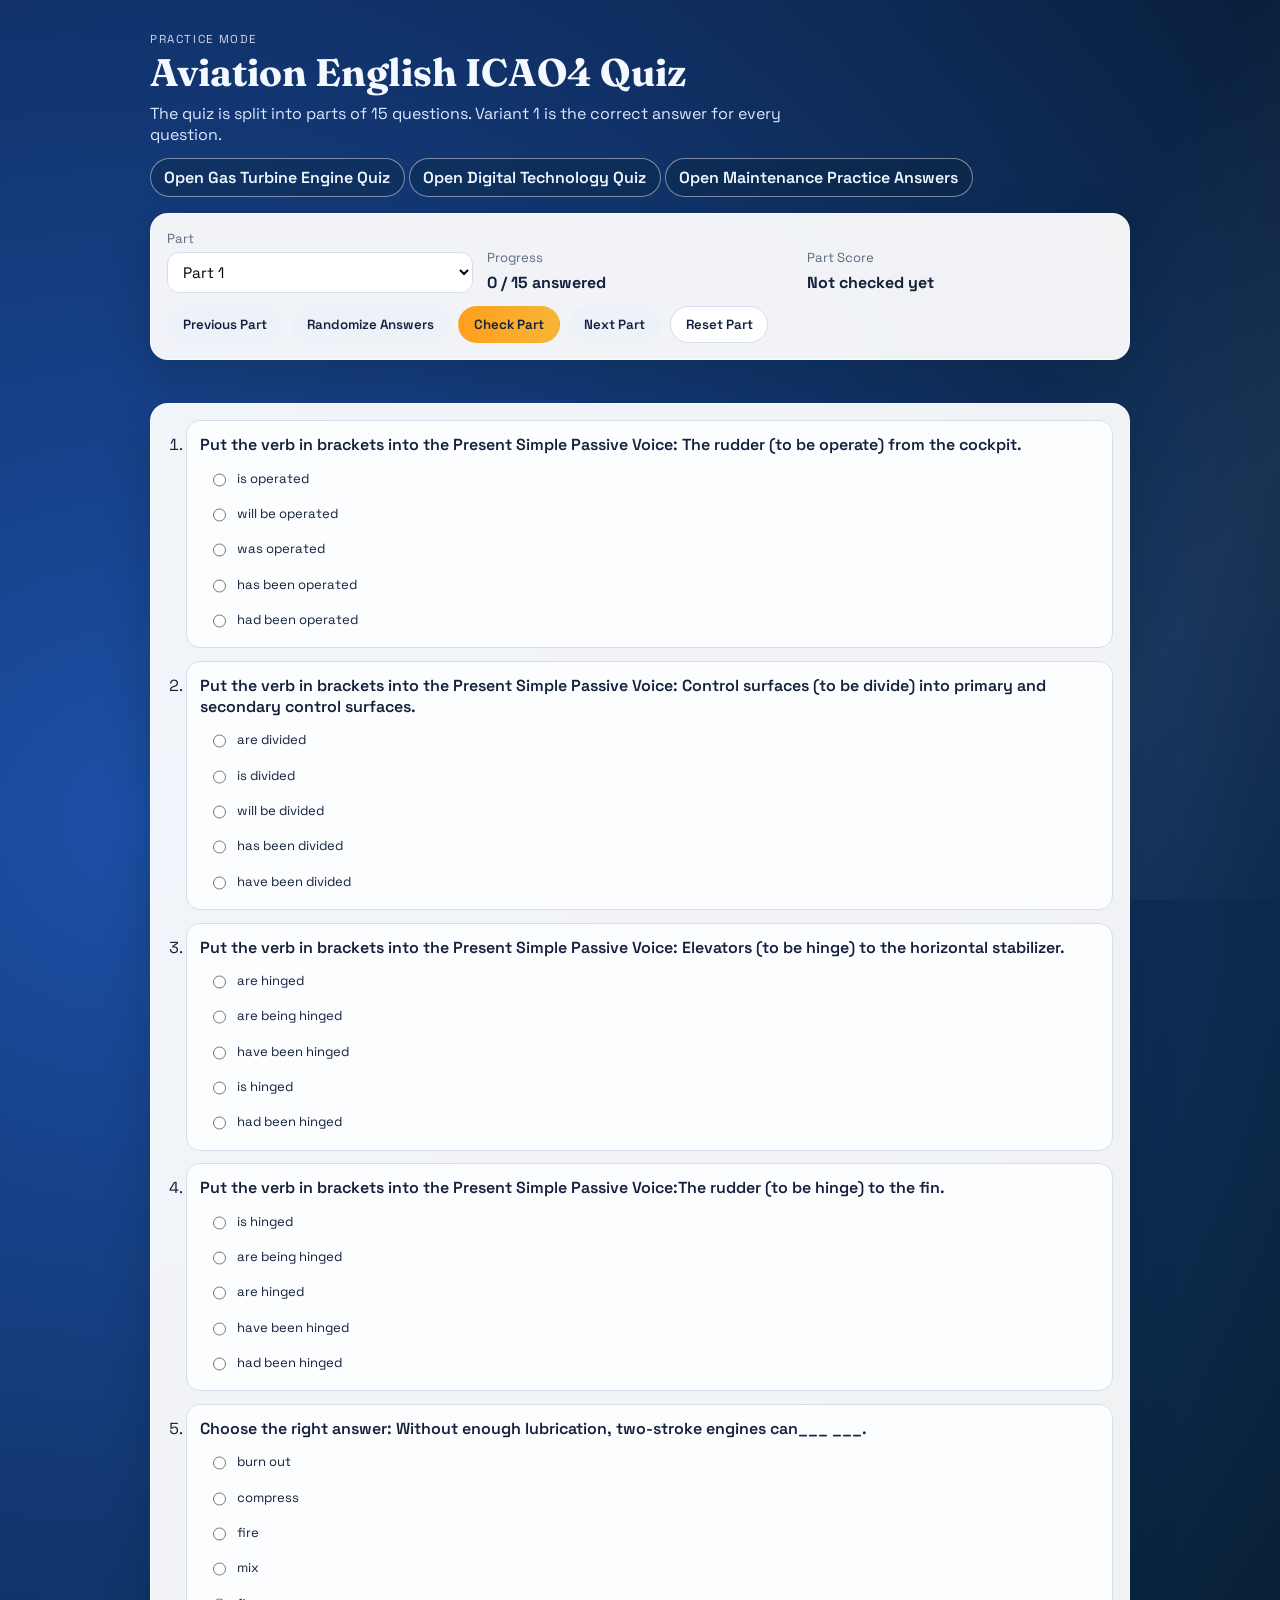
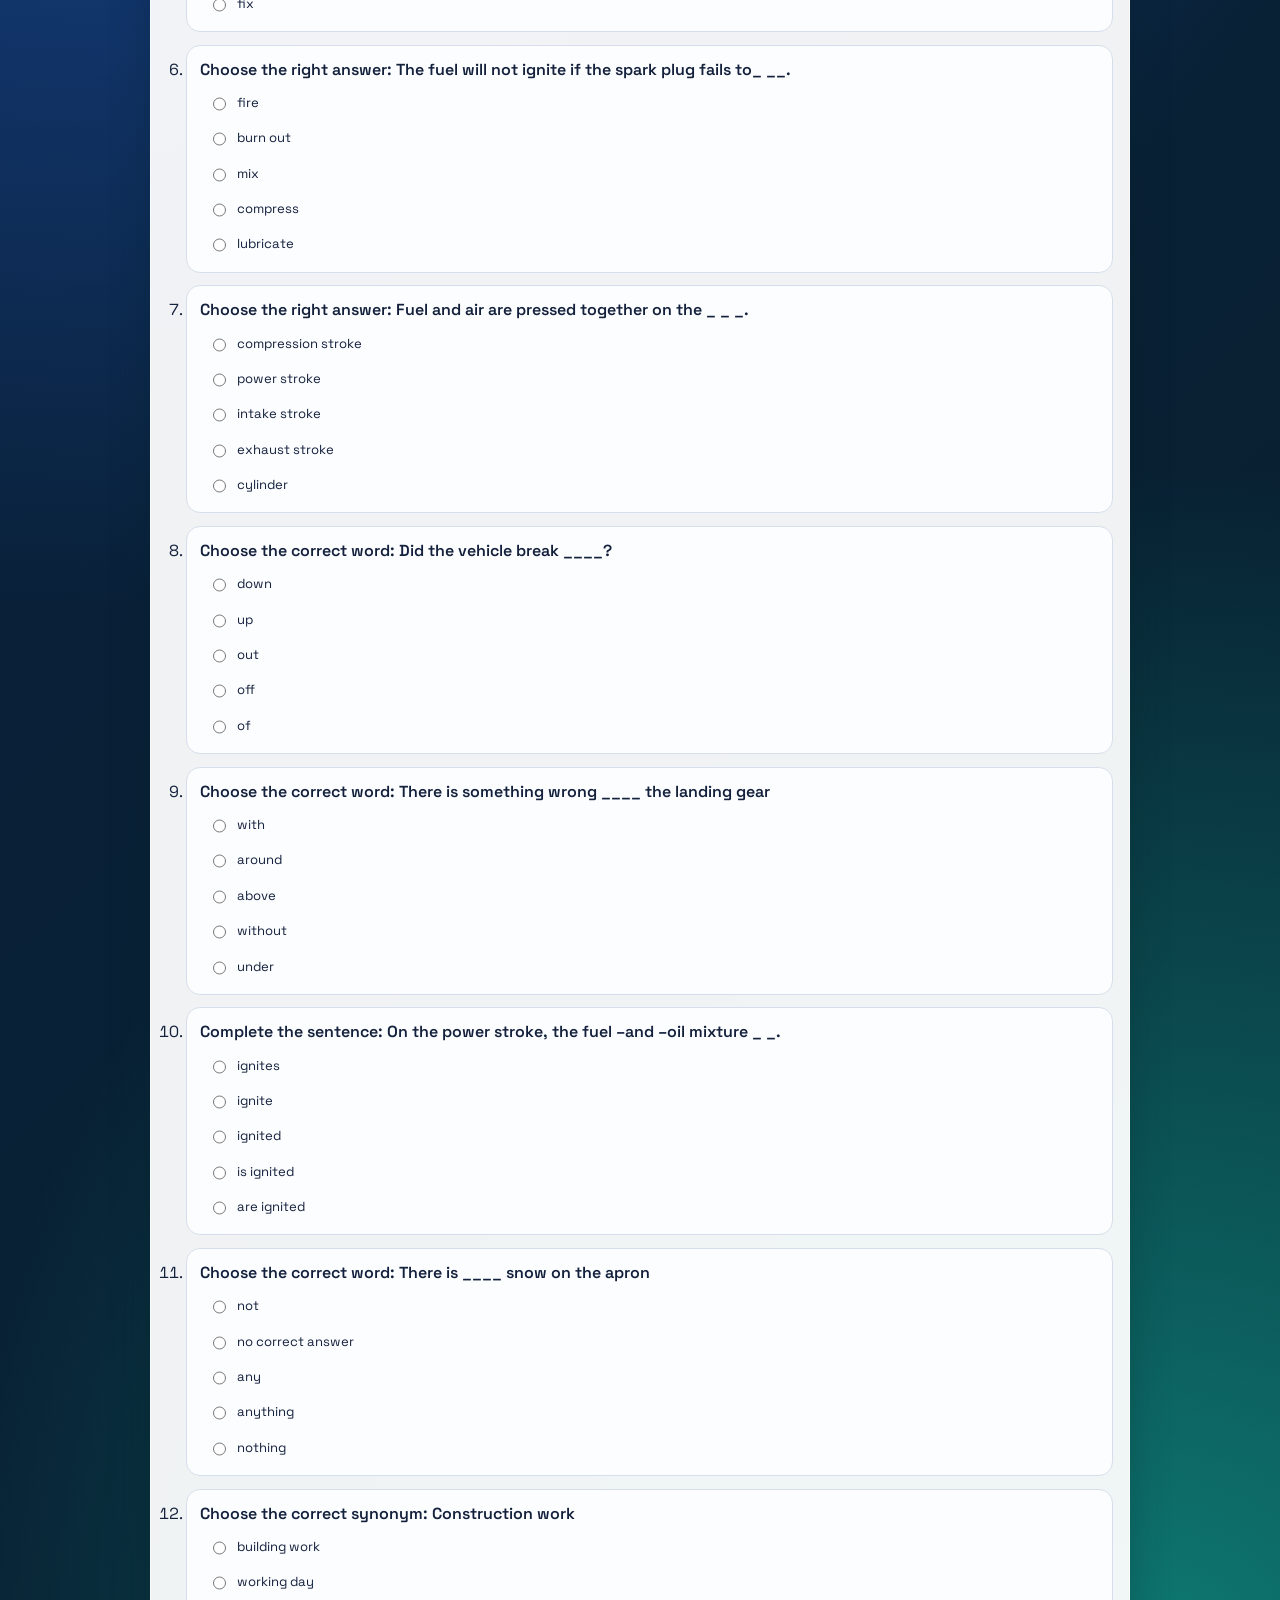
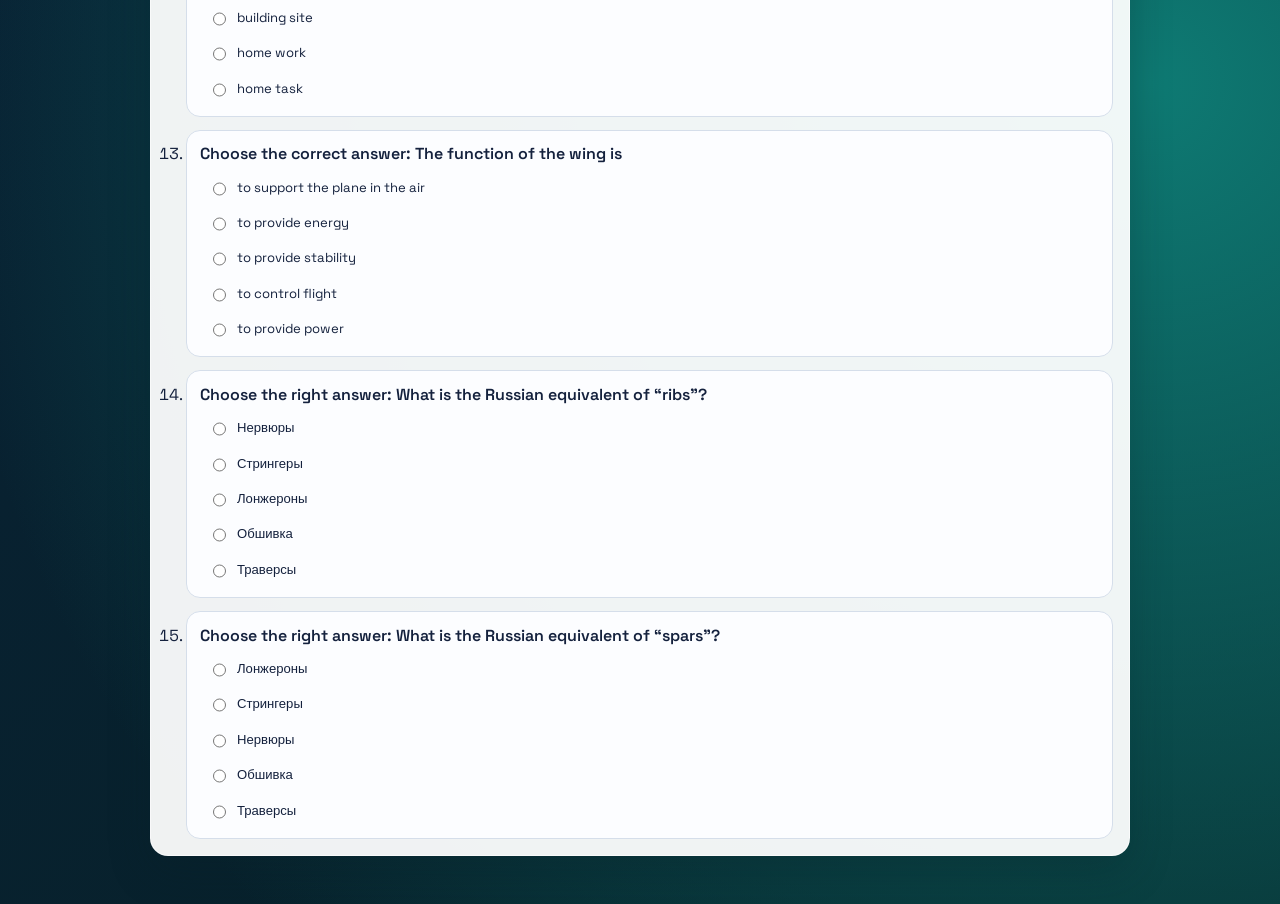
<file: index.html>
<!doctype html>
<html lang="en">
<head>
  <meta charset="UTF-8">
  <meta name="viewport" content="width=device-width, initial-scale=1.0">
  <title>Aviation English Quiz Practice</title>
  <link rel="preconnect" href="https://fonts.googleapis.com">
  <link rel="preconnect" href="https://fonts.gstatic.com" crossorigin>
  <link href="https://fonts.googleapis.com/css2?family=Space+Grotesk:wght@400;500;700&family=Fraunces:opsz,wght@9..144,700&display=swap" rel="stylesheet">
  <link rel="stylesheet" href="styles.css">
</head>
<body>
  <div class="background-glow"></div>
  <main class="app-shell">
    <header class="hero">
      <p class="eyebrow">Practice Mode</p>
      <h1>Aviation English ICAO4 Quiz</h1>
      <p class="subtitle">The quiz is split into parts of 15 questions. Variant 1 is the correct answer for every question.</p>
      <p class="quick-links">
        <a class="topic-link" href="gas-turbine.html">Open Gas Turbine Engine Quiz</a>
        <a class="topic-link" href="digital-technology.html">Open Digital Technology Quiz</a>
        <a class="topic-link" href="maintenance-practice.html">Open Maintenance Practice Answers</a>
      </p>
    </header>

    <section class="controls card" aria-label="Quiz controls">
      <div class="control-group">
        <label for="partSelect">Part</label>
        <select id="partSelect"></select>
      </div>
      <div class="control-group">
        <span class="metric-label">Progress</span>
        <strong id="partProgress">0 / 0 answered</strong>
      </div>
      <div class="control-group">
        <span class="metric-label">Part Score</span>
        <strong id="partScore">Not checked yet</strong>
      </div>
      <div class="actions">
        <button id="prevBtn" type="button">Previous Part</button>
        <button id="randomizeBtn" type="button">Randomize Answers</button>
        <button id="checkBtn" type="button" class="primary">Check Part</button>
        <button id="nextBtn" type="button">Next Part</button>
        <button id="resetBtn" type="button" class="ghost">Reset Part</button>
      </div>
    </section>

    <section id="status" class="status" role="status" aria-live="polite"></section>

    <section class="card quiz-panel">
      <ol id="questionList" class="question-list"></ol>
    </section>
  </main>

  <script src="script.js"></script>
</body>
</html>
</file>
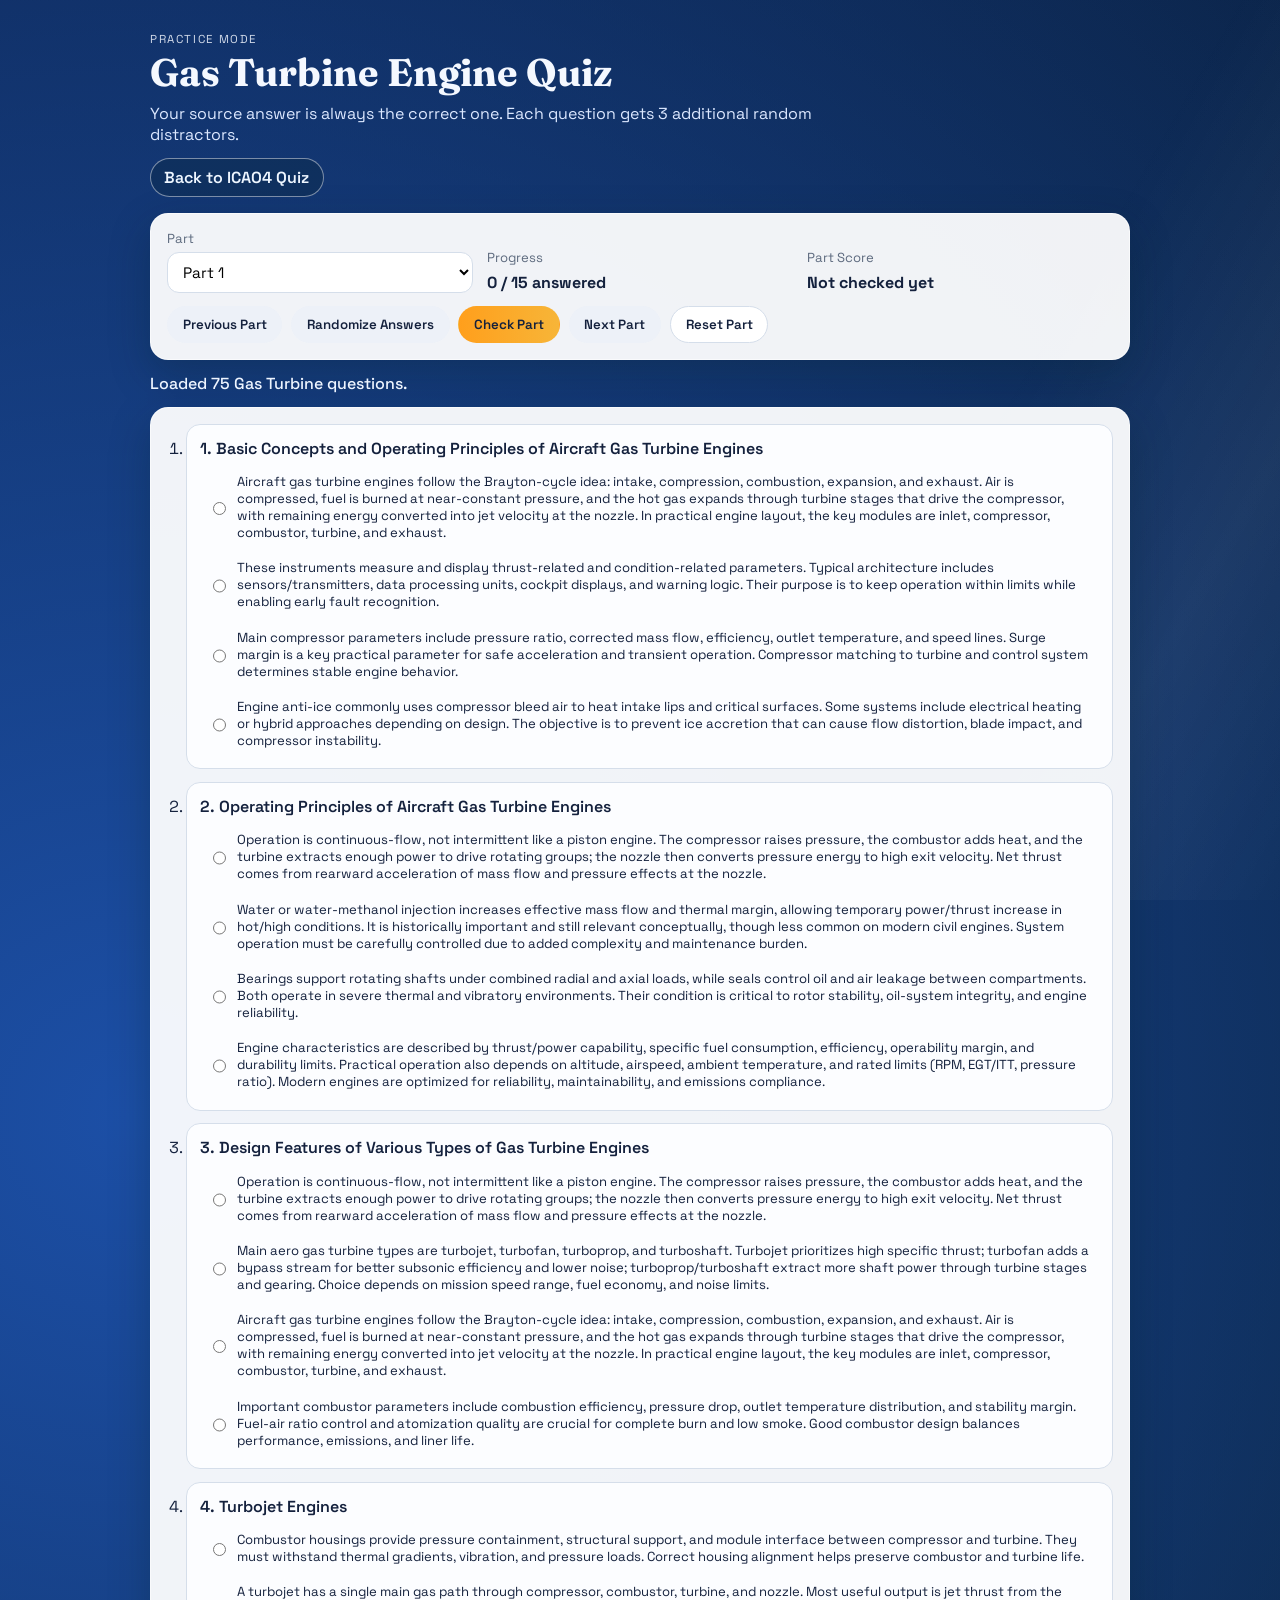
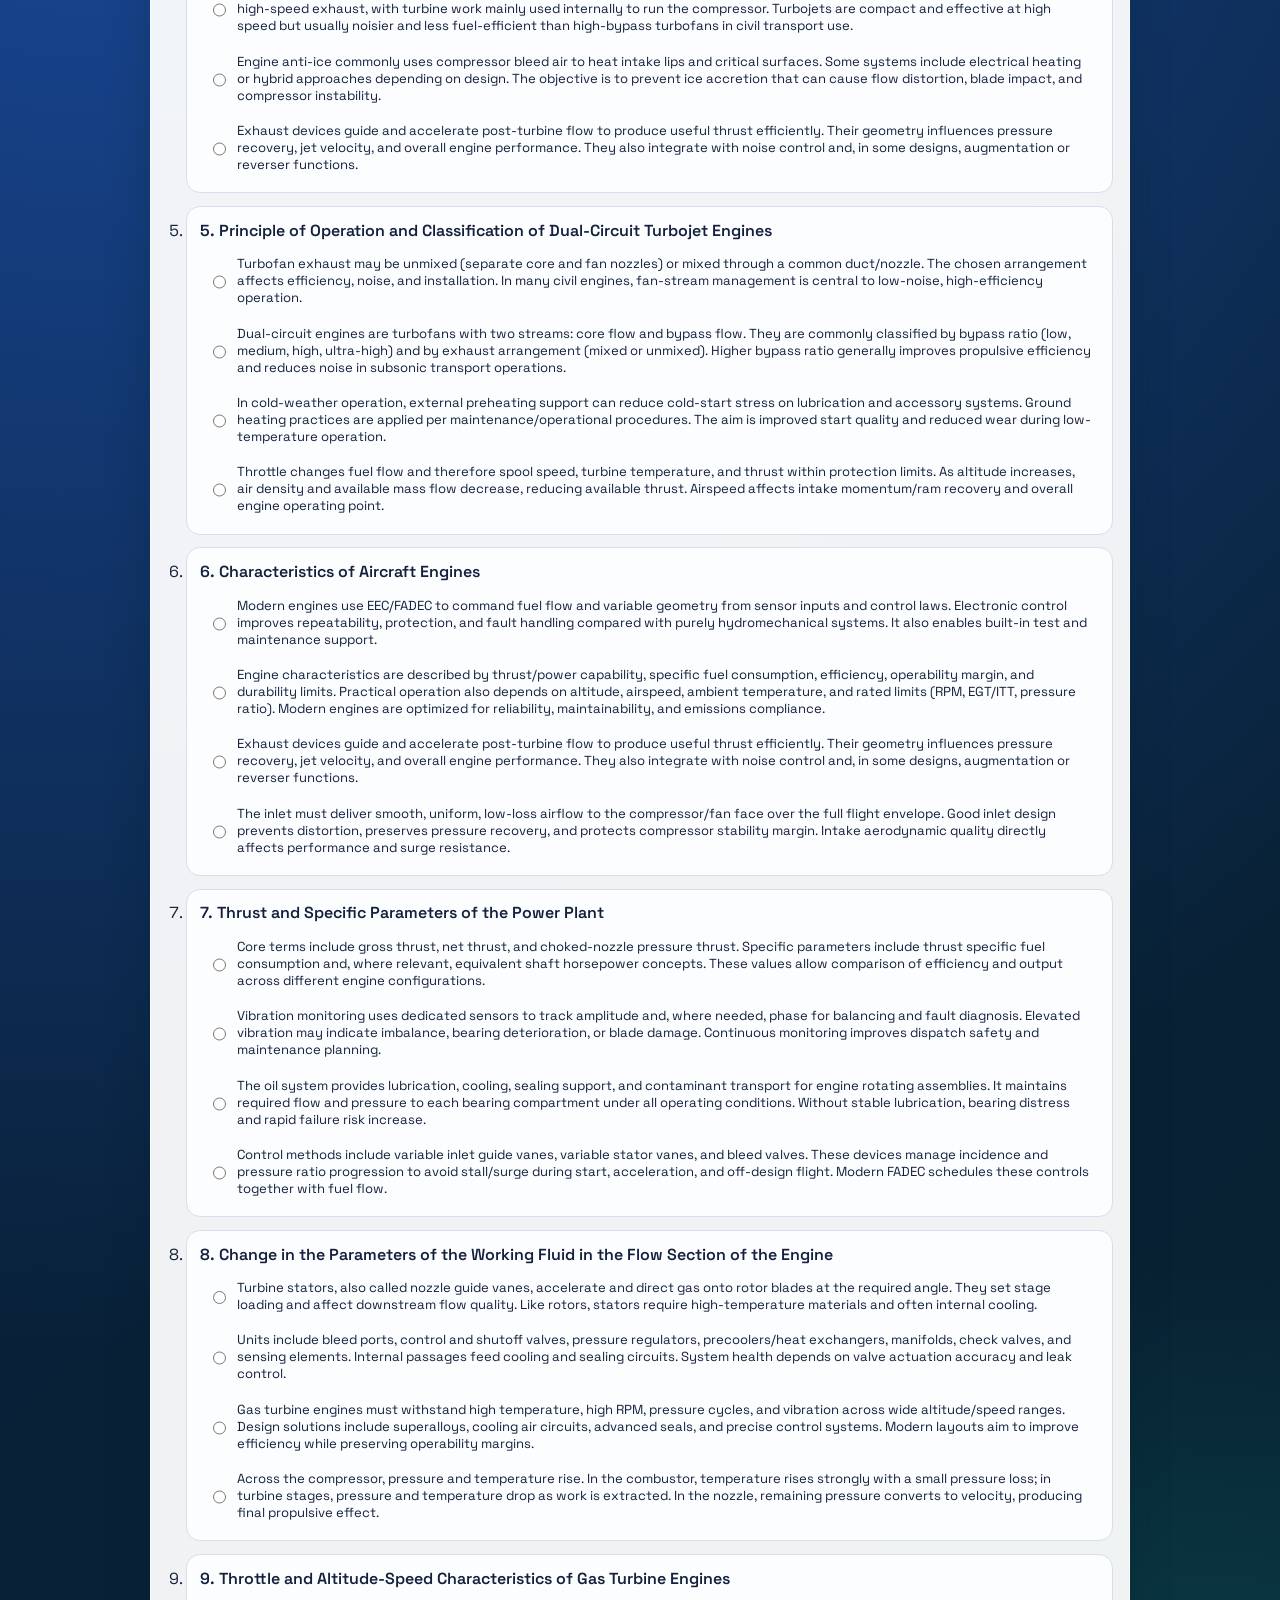
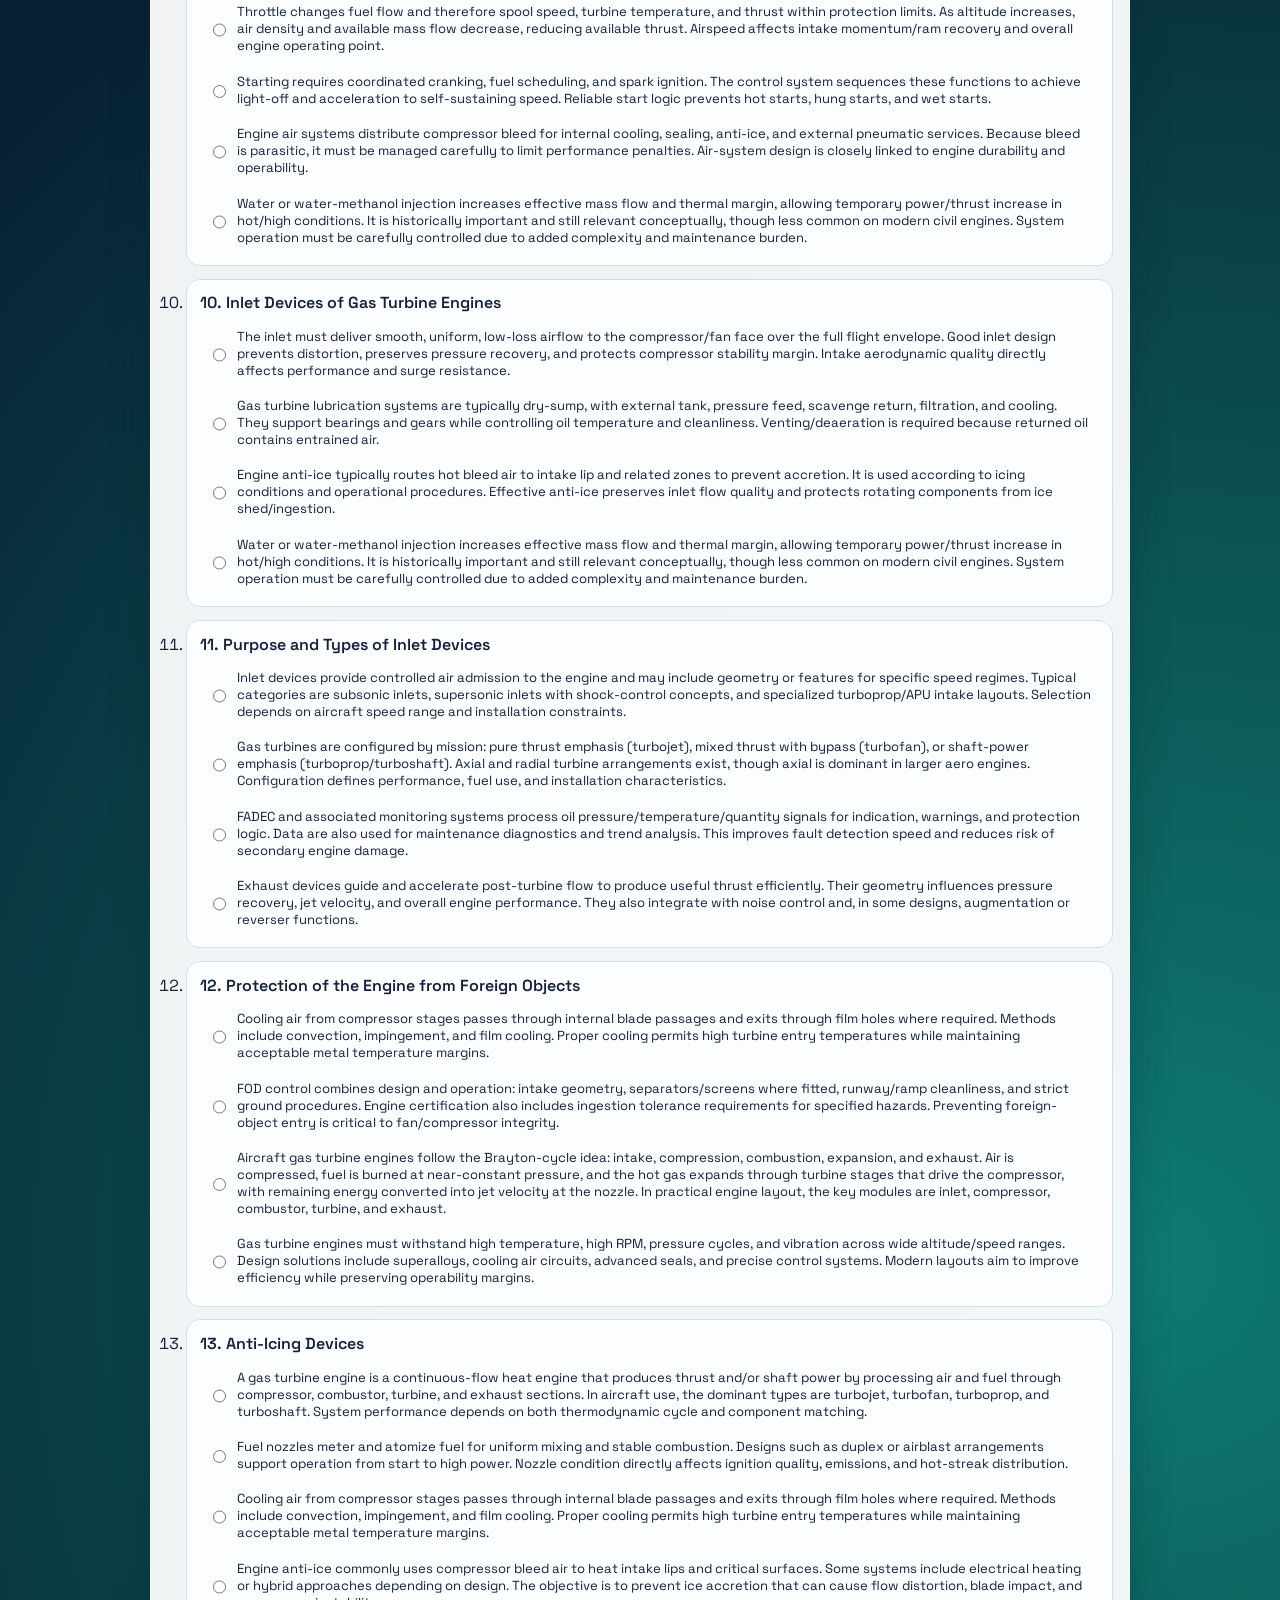
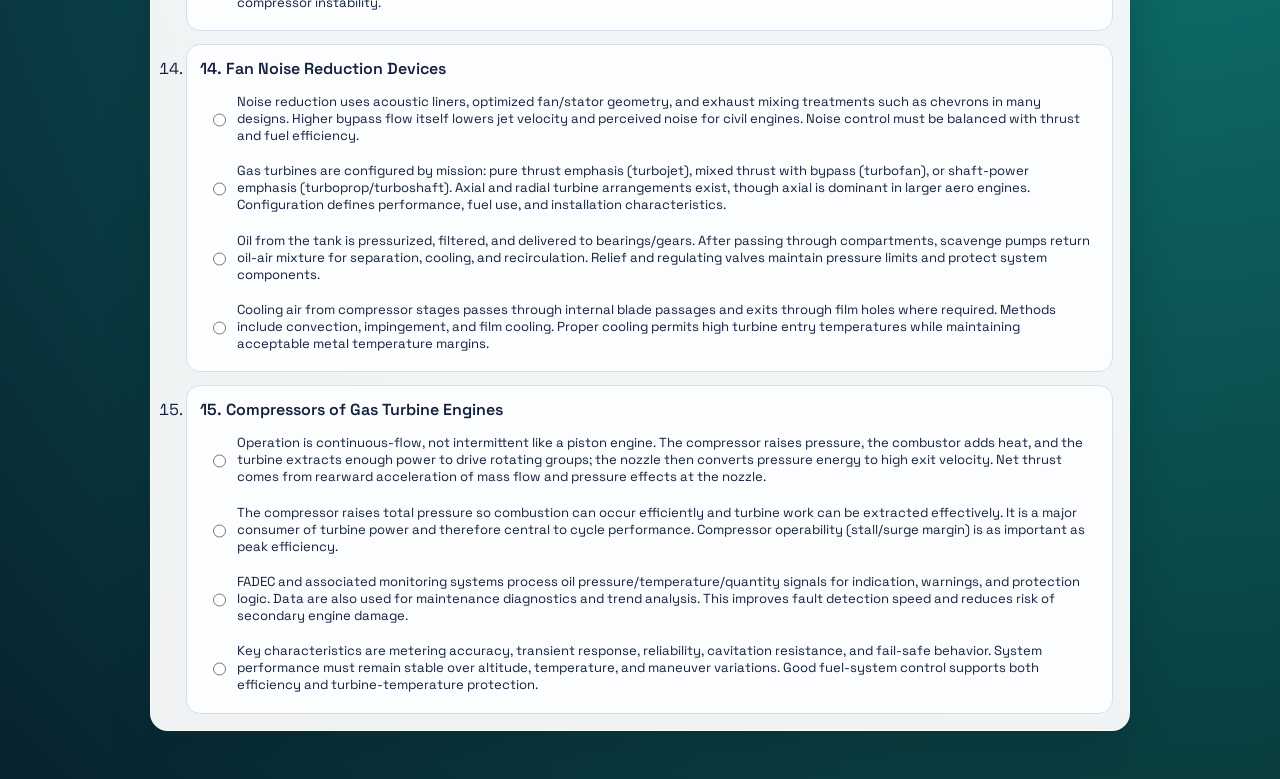
<file: gas-turbine.html>
<!doctype html>
<html lang="en">
<head>
  <meta charset="UTF-8">
  <meta name="viewport" content="width=device-width, initial-scale=1.0">
  <title>Gas Turbine Engine Quiz</title>
  <link rel="preconnect" href="https://fonts.googleapis.com">
  <link rel="preconnect" href="https://fonts.gstatic.com" crossorigin>
  <link href="https://fonts.googleapis.com/css2?family=Space+Grotesk:wght@400;500;700&family=Fraunces:opsz,wght@9..144,700&display=swap" rel="stylesheet">
  <link rel="stylesheet" href="styles.css">
</head>
<body>
  <div class="background-glow"></div>
  <main class="app-shell">
    <header class="hero">
      <p class="eyebrow">Practice Mode</p>
      <h1>Gas Turbine Engine Quiz</h1>
      <p class="subtitle">Your source answer is always the correct one. Each question gets 3 additional random distractors.</p>
      <p class="quick-links">
        <a class="topic-link" href="index.html">Back to ICAO4 Quiz</a>
      </p>
    </header>

    <section class="controls card" aria-label="Quiz controls">
      <div class="control-group">
        <label for="partSelect">Part</label>
        <select id="partSelect"></select>
      </div>
      <div class="control-group">
        <span class="metric-label">Progress</span>
        <strong id="partProgress">0 / 0 answered</strong>
      </div>
      <div class="control-group">
        <span class="metric-label">Part Score</span>
        <strong id="partScore">Not checked yet</strong>
      </div>
      <div class="actions">
        <button id="prevBtn" type="button">Previous Part</button>
        <button id="randomizeBtn" type="button">Randomize Answers</button>
        <button id="checkBtn" type="button" class="primary">Check Part</button>
        <button id="nextBtn" type="button">Next Part</button>
        <button id="resetBtn" type="button" class="ghost">Reset Part</button>
      </div>
    </section>

    <section id="status" class="status" role="status" aria-live="polite"></section>

    <section class="card quiz-panel">
      <ol id="questionList" class="question-list"></ol>
    </section>
  </main>

  <script src="gas-turbine.js"></script>
</body>
</html>
</file>
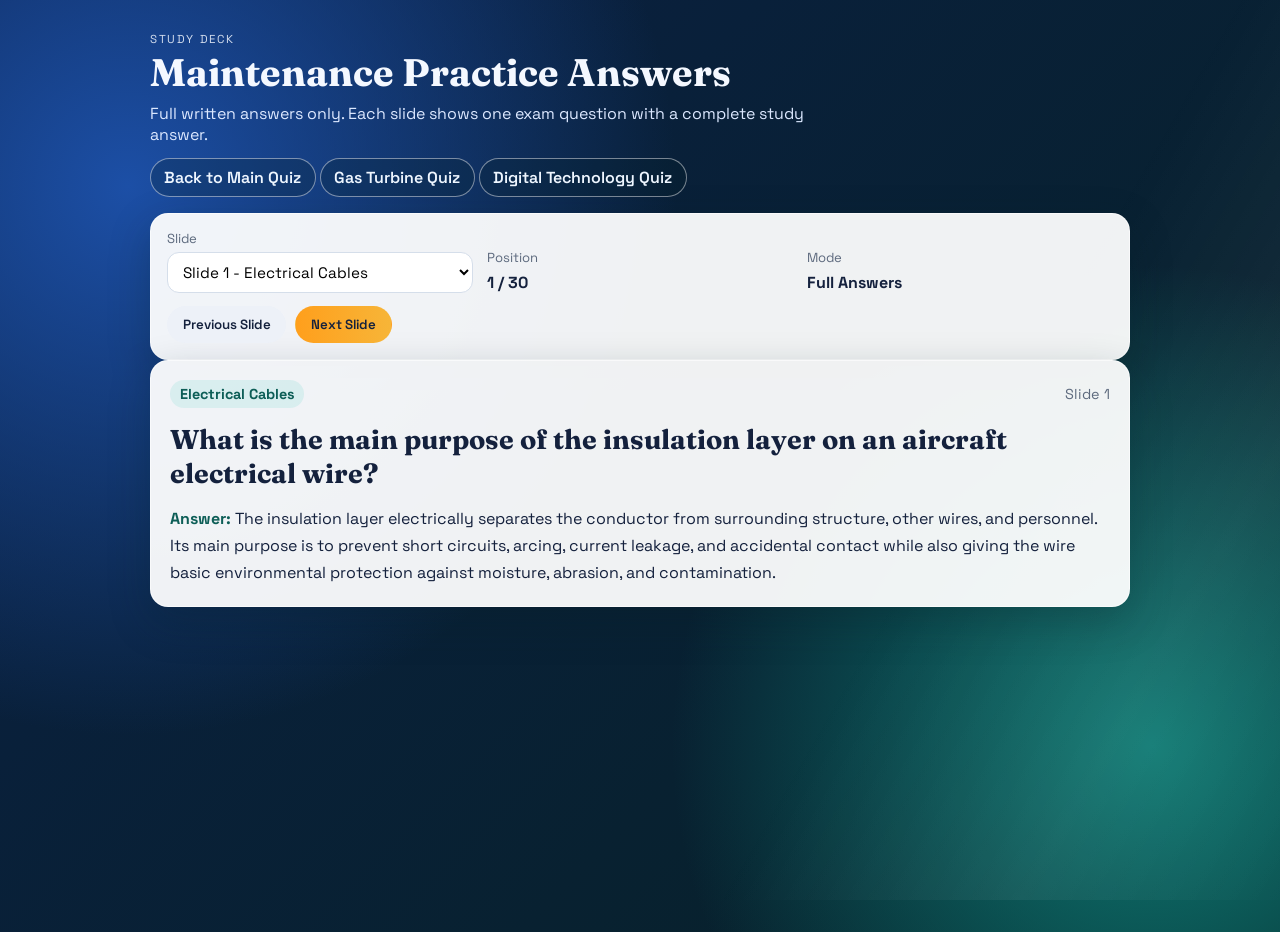
<file: maintenance-practice.html>
<!doctype html>
<html lang="en">
<head>
  <meta charset="UTF-8">
  <meta name="viewport" content="width=device-width, initial-scale=1.0">
  <title>Maintenance Practice Answers</title>
  <link rel="preconnect" href="https://fonts.googleapis.com">
  <link rel="preconnect" href="https://fonts.gstatic.com" crossorigin>
  <link href="https://fonts.googleapis.com/css2?family=Space+Grotesk:wght@400;500;700&family=Fraunces:opsz,wght@9..144,700&display=swap" rel="stylesheet">
  <link rel="stylesheet" href="styles.css">
</head>
<body>
  <div class="background-glow"></div>
  <main class="app-shell">
    <header class="hero">
      <p class="eyebrow">Study Deck</p>
      <h1>Maintenance Practice Answers</h1>
      <p class="subtitle">Full written answers only. Each slide shows one exam question with a complete study answer.</p>
      <p class="quick-links">
        <a class="topic-link" href="index.html">Back to Main Quiz</a>
        <a class="topic-link" href="gas-turbine.html">Gas Turbine Quiz</a>
        <a class="topic-link" href="digital-technology.html">Digital Technology Quiz</a>
      </p>
    </header>

    <section class="controls card" aria-label="Study deck controls">
      <div class="control-group">
        <label for="slideSelect">Slide</label>
        <select id="slideSelect"></select>
      </div>
      <div class="control-group">
        <span class="metric-label">Position</span>
        <strong id="slideProgress">1 / 30</strong>
      </div>
      <div class="control-group">
        <span class="metric-label">Mode</span>
        <strong>Full Answers</strong>
      </div>
      <div class="actions">
        <button id="prevBtn" type="button">Previous Slide</button>
        <button id="nextBtn" type="button" class="primary">Next Slide</button>
      </div>
    </section>

    <section class="card study-card">
      <div class="study-meta">
        <span id="slideTopic" class="study-topic"></span>
        <span id="slideNumber"></span>
      </div>
      <h2 id="questionText" class="study-question"></h2>
      <p id="answerText" class="study-answer"></p>
    </section>
  </main>

  <script src="maintenance-practice.js"></script>
</body>
</html>
</file>
<file: styles.css>
:root {
  --bg-a: #0a1f44;
  --bg-b: #072227;
  --card: rgba(255, 255, 255, 0.94);
  --ink: #14213d;
  --muted: #5d6a7e;
  --line: #d5deea;
  --good: #1a7f37;
  --bad: #b3261e;
  --accent: #ff9f1c;
  --accent-2: #2ec4b6;
}

* {
  box-sizing: border-box;
}

body {
  margin: 0;
  min-height: 100vh;
  color: var(--ink);
  font-family: "Space Grotesk", sans-serif;
  background: radial-gradient(circle at 10% 20%, #1c4fa6 0%, transparent 40%),
    radial-gradient(circle at 90% 80%, #0e7a73 0%, transparent 35%),
    linear-gradient(135deg, var(--bg-a), var(--bg-b));
}

.background-glow {
  position: fixed;
  inset: 0;
  pointer-events: none;
  background-image: linear-gradient(120deg, transparent 40%, rgba(255, 255, 255, 0.06) 50%, transparent 60%);
  background-size: 200% 100%;
  animation: sweep 14s linear infinite;
}

.app-shell {
  width: min(980px, 94vw);
  margin: 2rem auto 3rem;
  position: relative;
  z-index: 1;
}

.hero {
  margin-bottom: 1rem;
  color: #f4f8ff;
}

.eyebrow {
  margin: 0;
  text-transform: uppercase;
  letter-spacing: 0.14em;
  font-size: 0.72rem;
  opacity: 0.85;
}

h1 {
  margin: 0.3rem 0 0.6rem;
  font-family: "Fraunces", serif;
  font-size: clamp(1.8rem, 3vw, 2.8rem);
  line-height: 1.1;
}

.subtitle {
  margin: 0;
  max-width: 70ch;
  color: #dce8ff;
}

.quick-links {
  margin: 0.85rem 0 0;
}

.topic-link {
  display: inline-block;
  padding: 0.48rem 0.84rem;
  border-radius: 999px;
  border: 1px solid rgba(255, 255, 255, 0.45);
  color: #eef6ff;
  text-decoration: none;
  font-weight: 600;
  background: rgba(7, 34, 39, 0.26);
  transition: transform 0.14s ease, background 0.14s ease;
}

.topic-link:hover {
  transform: translateY(-1px);
  background: rgba(7, 34, 39, 0.42);
}

.card {
  background: var(--card);
  border: 1px solid rgba(255, 255, 255, 0.65);
  border-radius: 18px;
  box-shadow: 0 15px 40px rgba(7, 34, 39, 0.28);
}

.controls {
  padding: 1rem;
  display: grid;
  grid-template-columns: repeat(3, minmax(140px, 1fr));
  gap: 0.85rem;
  align-items: end;
}

.control-group {
  display: flex;
  flex-direction: column;
  gap: 0.35rem;
}

label,
.metric-label {
  font-size: 0.82rem;
  color: var(--muted);
}

select,
button {
  font-family: inherit;
}

select {
  padding: 0.55rem 0.7rem;
  border: 1px solid var(--line);
  border-radius: 12px;
  font-size: 0.95rem;
  background: white;
}

.actions {
  grid-column: 1 / -1;
  display: flex;
  flex-wrap: wrap;
  gap: 0.55rem;
}

button {
  border: 1px solid transparent;
  border-radius: 999px;
  padding: 0.56rem 0.92rem;
  font-weight: 600;
  cursor: pointer;
  background: #edf1f8;
  color: var(--ink);
  transition: transform 0.14s ease, box-shadow 0.14s ease;
}

button:hover {
  transform: translateY(-1px);
  box-shadow: 0 8px 16px rgba(20, 33, 61, 0.14);
}

button.primary {
  background: linear-gradient(90deg, var(--accent), #f7b538);
}

button.ghost {
  background: white;
  border-color: var(--line);
}

.status {
  margin: 0.8rem 0;
  min-height: 1.1rem;
  color: #eef5ff;
  font-weight: 500;
}

.quiz-panel {
  padding: 1rem;
}

.study-card {
  padding: 1.2rem;
}

.study-meta {
  display: flex;
  justify-content: space-between;
  gap: 1rem;
  align-items: center;
  margin-bottom: 0.9rem;
  color: var(--muted);
  font-size: 0.9rem;
}

.study-topic {
  display: inline-block;
  padding: 0.3rem 0.6rem;
  border-radius: 999px;
  background: rgba(46, 196, 182, 0.12);
  color: #0d5e57;
  font-weight: 700;
}

.study-question {
  margin: 0 0 0.9rem;
  font-family: "Fraunces", serif;
  font-size: clamp(1.25rem, 2.2vw, 1.7rem);
  line-height: 1.25;
}

.study-answer {
  margin: 0;
  color: var(--ink);
  line-height: 1.7;
  font-size: 1rem;
}

.study-answer strong {
  color: #0d5e57;
}

.question-list {
  margin: 0;
  padding-left: 1.2rem;
  display: grid;
  gap: 0.8rem;
}

.question-item {
  border: 1px solid var(--line);
  border-radius: 14px;
  padding: 0.8rem;
  background: #fcfdff;
  animation: fadeIn 0.25s ease both;
}

.question-text {
  margin: 0 0 0.5rem;
  font-weight: 600;
}

.options {
  list-style: none;
  margin: 0;
  padding: 0;
  display: grid;
  gap: 0.35rem;
}

.options label {
  display: flex;
  gap: 0.5rem;
  padding: 0.4rem 0.5rem;
  border-radius: 10px;
  color: var(--ink);
  cursor: pointer;
}

.options label:hover {
  background: #eef5ff;
}

.question-item.correct {
  border-color: rgba(26, 127, 55, 0.45);
  background: #f3fcf6;
}

.question-item.wrong {
  border-color: rgba(179, 38, 30, 0.42);
  background: #fff6f6;
}

.feedback {
  margin: 0.4rem 0 0;
  font-size: 0.85rem;
}

.feedback.good {
  color: var(--good);
}

.feedback.bad {
  color: var(--bad);
}

@keyframes sweep {
  from { background-position: 180% 0; }
  to { background-position: -40% 0; }
}

@keyframes fadeIn {
  from { opacity: 0; transform: translateY(6px); }
  to { opacity: 1; transform: translateY(0); }
}

@media (max-width: 720px) {
  .controls {
    grid-template-columns: 1fr;
  }

  .actions {
    justify-content: space-between;
  }

  button {
    flex: 1 1 calc(50% - 0.55rem);
  }
}
</file>
